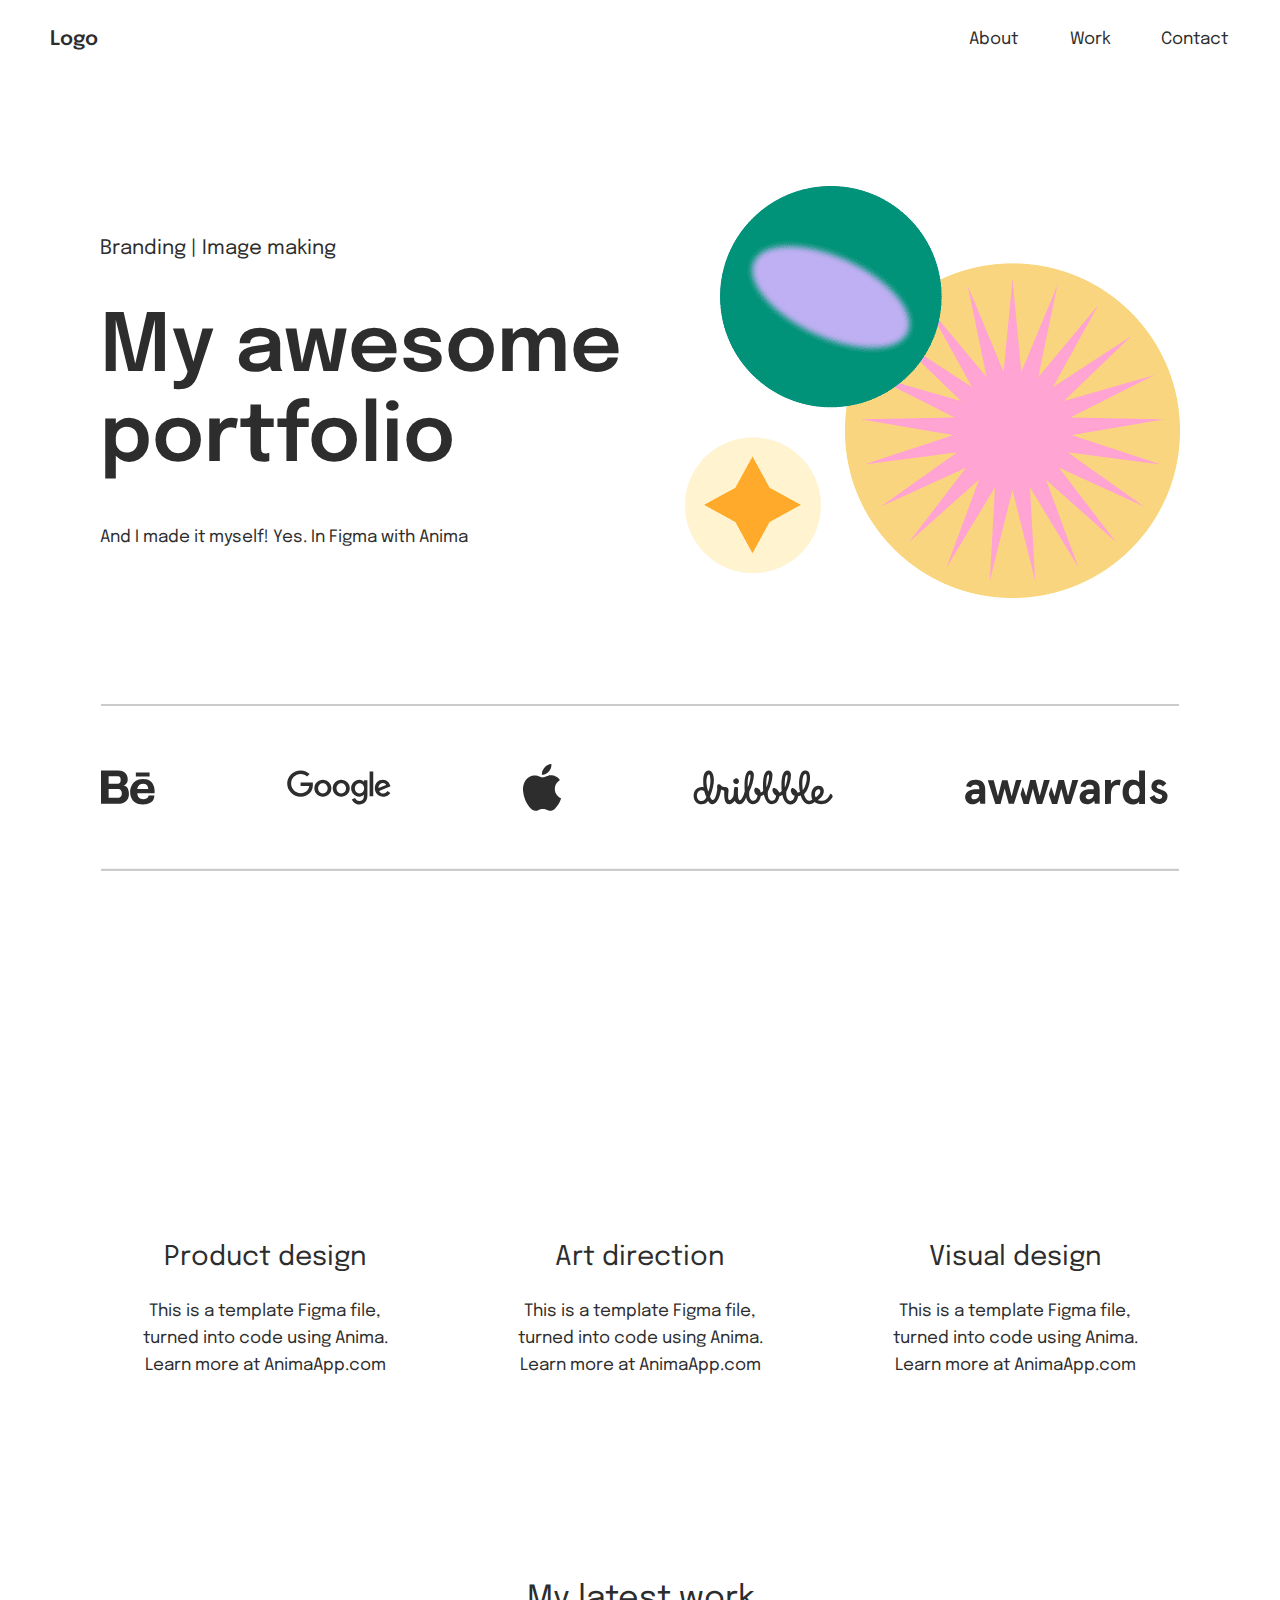
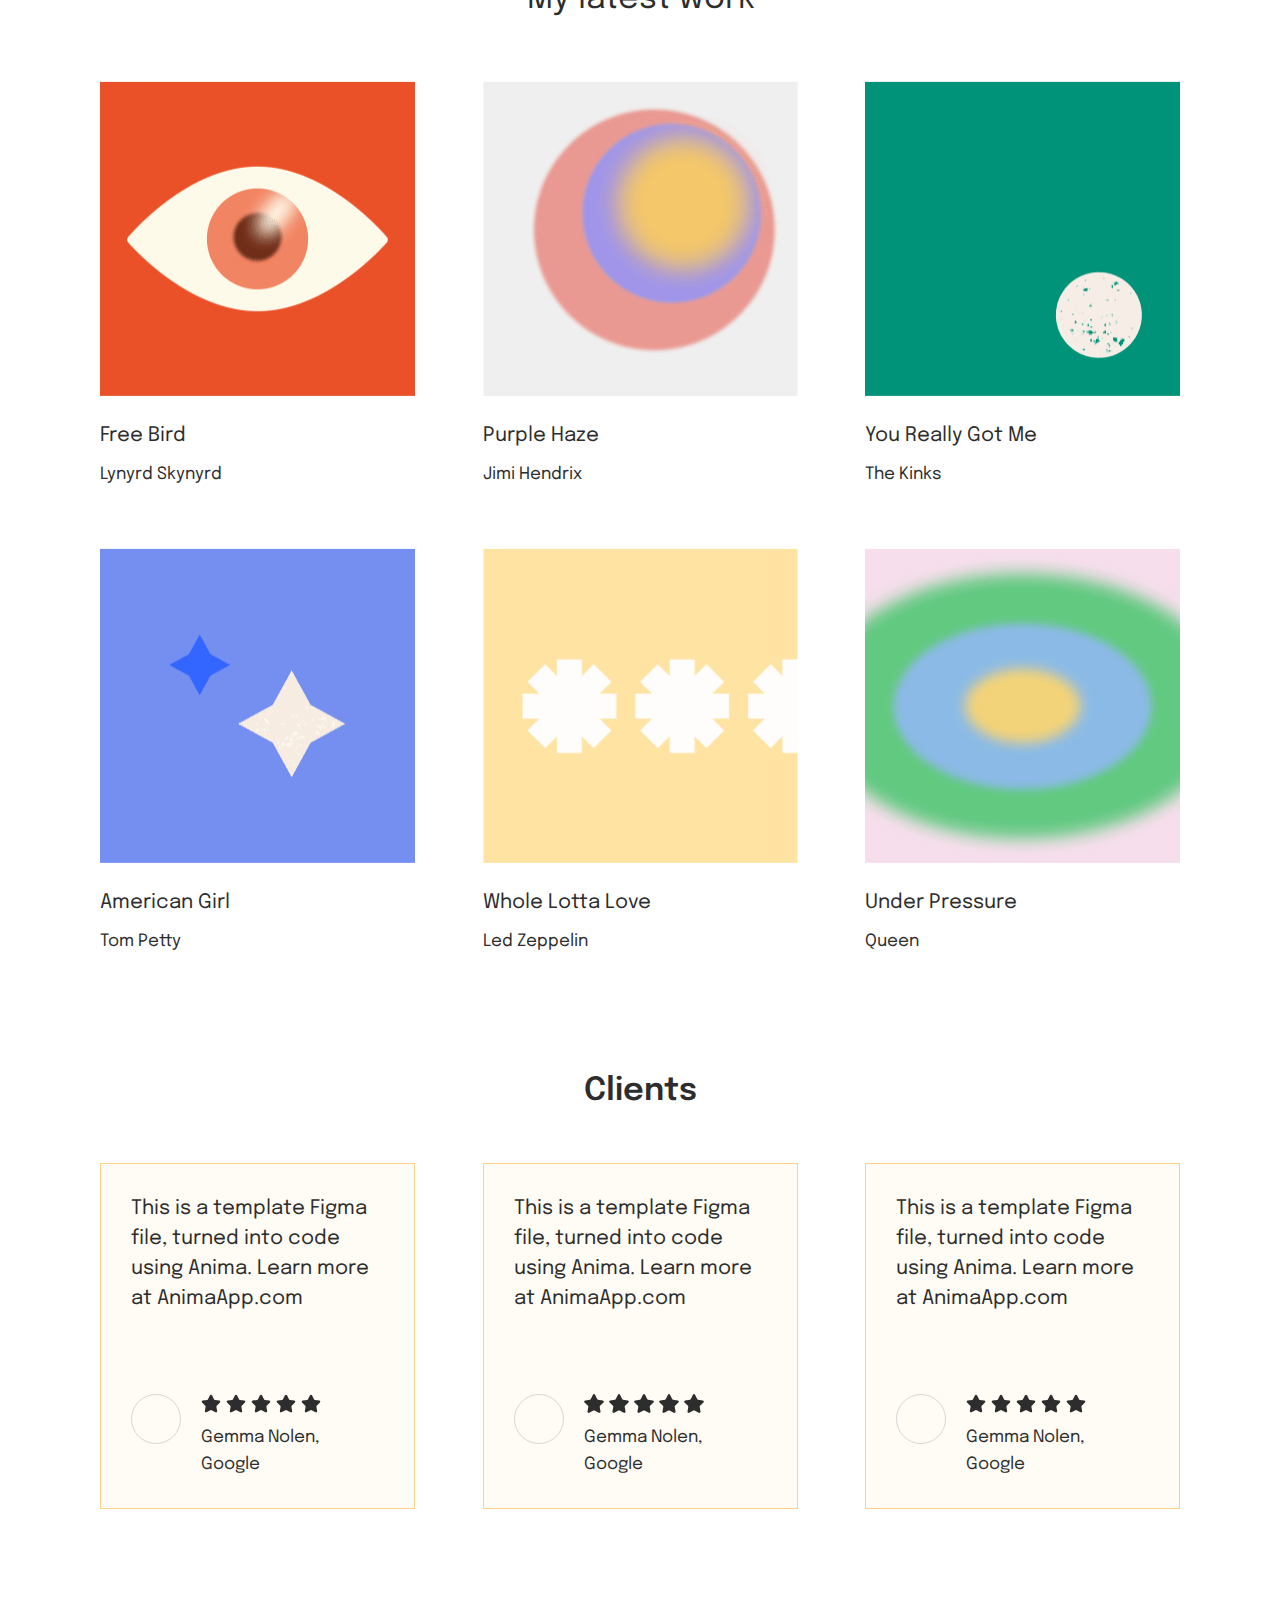
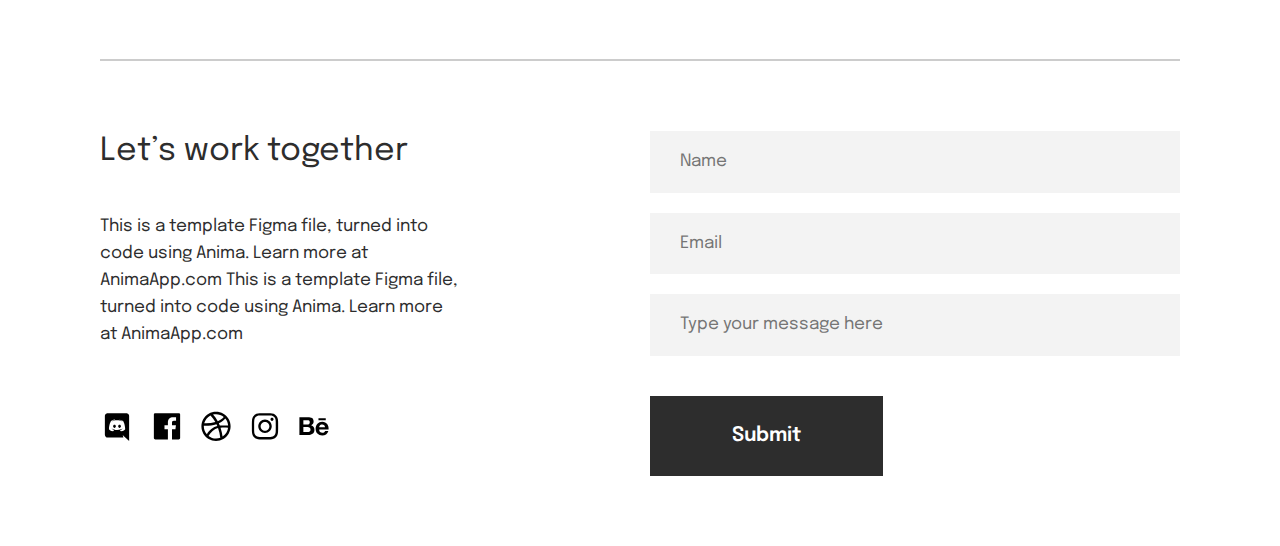
<file: index.html>
<!DOCTYPE html>
<html lang="english">
  <head>
    <title>exported project</title>
    <meta name="viewport" content="width=device-width, initial-scale=1.0" />
    <meta charset="utf-8" />
    <meta property="twitter:card" content="summary_large_image" />

    <style data-tag="reset-style-sheet">
      html {  line-height: 1.15;}body {  margin: 0;}* {  box-sizing: border-box;  border-width: 0;  border-style: solid;}p,li,ul,pre,div,h1,h2,h3,h4,h5,h6,figure,blockquote,figcaption {  margin: 0;  padding: 0;}button {  background-color: transparent;}button,input,optgroup,select,textarea {  font-family: inherit;  font-size: 100%;  line-height: 1.15;  margin: 0;}button,select {  text-transform: none;}button,[type="button"],[type="reset"],[type="submit"] {  -webkit-appearance: button;}button::-moz-focus-inner,[type="button"]::-moz-focus-inner,[type="reset"]::-moz-focus-inner,[type="submit"]::-moz-focus-inner {  border-style: none;  padding: 0;}button:-moz-focus,[type="button"]:-moz-focus,[type="reset"]:-moz-focus,[type="submit"]:-moz-focus {  outline: 1px dotted ButtonText;}a {  color: inherit;  text-decoration: inherit;}input {  padding: 2px 4px;}img {  display: block;}html { scroll-behavior: smooth  }
    </style>
    <style data-tag="default-style-sheet">
      html {
        font-family: Inter;
        font-size: 16px;
      }

      body {
        font-weight: 400;
        font-style:normal;
        text-decoration: none;
        text-transform: none;
        letter-spacing: normal;
        line-height: 1.15;
        color: var(--dl-color-gray-black);
        background-color: var(--dl-color-gray-white);

      }
    </style>
    <link
      rel="stylesheet"
      href="https://fonts.googleapis.com/css2?family=Epilogue:ital,wght@0,100;0,200;0,300;0,400;0,500;0,600;0,700;0,800;0,900;1,100;1,200;1,300;1,400;1,500;1,600;1,700;1,800;1,900&amp;display=swap"
      data-tag="font"
    />
    <link
      rel="stylesheet"
      href="https://fonts.googleapis.com/css2?family=Epilogue:ital,wght@0,100;0,200;0,300;0,400;0,500;0,600;0,700;0,800;0,900;1,100;1,200;1,300;1,400;1,500;1,600;1,700;1,800;1,900&amp;display=swap"
      data-tag="font"
    />
    <link
      rel="stylesheet"
      href="https://fonts.googleapis.com/css2?family=Inter:wght@100;200;300;400;500;600;700;800;900&amp;display=swap"
      data-tag="font"
    />
    <link
      rel="stylesheet"
      href="https://fonts.googleapis.com/css2?family=Epilogue:ital,wght@0,100;0,200;0,300;0,400;0,500;0,600;0,700;0,800;0,900;1,100;1,200;1,300;1,400;1,500;1,600;1,700;1,800;1,900&amp;display=swap"
      data-tag="font"
    />
    <link
      rel="stylesheet"
      href="https://fonts.googleapis.com/css2?family=Epilogue:ital,wght@0,100;0,200;0,300;0,400;0,500;0,600;0,700;0,800;0,900;1,100;1,200;1,300;1,400;1,500;1,600;1,700;1,800;1,900&amp;display=swap"
      data-tag="font"
    />
    <link
      rel="stylesheet"
      href="https://fonts.googleapis.com/css2?family=Inter:wght@100;200;300;400;500;600;700;800;900&amp;display=swap"
      data-tag="font"
    />
    <link
      rel="stylesheet"
      href="https://fonts.googleapis.com/css2?family=Epilogue:ital,wght@0,100;0,200;0,300;0,400;0,500;0,600;0,700;0,800;0,900;1,100;1,200;1,300;1,400;1,500;1,600;1,700;1,800;1,900&amp;display=swap"
      data-tag="font"
    />
    <link
      rel="stylesheet"
      href="https://fonts.googleapis.com/css2?family=Inter:wght@100;200;300;400;500;600;700;800;900&amp;display=swap"
      data-tag="font"
    />
  </head>
  <body>
    <link rel="stylesheet" href="./style.css" />
    <div>
      <link href="./index.css" rel="stylesheet" />

      <div class="frame1280px-portfoliotemplate-container">
        <div
          class="frame1280px-portfoliotemplate-frame1280px-portfoliotemplate"
        >
          <div class="frame1280px-portfoliotemplate-navigation">
            <div class="frame1280px-portfoliotemplate-navnavmenu">
              <span class="frame1280px-portfoliotemplate-text">
                <span>About</span>
              </span>
              <a
                href="https://www.animaapp.com/?utm_source=figma-samples&amp;utm_campaign=figma-portfolio22&amp;utm_medium=figma-samples"
                target="_blank"
                rel="noreferrer noopener"
                class="frame1280px-portfoliotemplate-text02"
              >
                <span>Work</span>
              </a>
              <a
                href="https://www.animaapp.com/?utm_source=figma-samples&amp;utm_campaign=figma-portfolio22&amp;utm_medium=figma-samples"
                target="_blank"
                rel="noreferrer noopener"
                class="frame1280px-portfoliotemplate-text04"
              >
                <span>Contact</span>
              </a>
            </div>
            <div class="frame1280px-portfoliotemplate-logo">
              <span class="frame1280px-portfoliotemplate-text06">
                <span>Logo</span>
              </span>
            </div>
          </div>
          <div class="frame1280px-portfoliotemplate-header">
            <div class="frame1280px-portfoliotemplate-header1">
              <div class="frame1280px-portfoliotemplate-headline-subhead">
                <div class="frame1280px-portfoliotemplate-headline-subhead01">
                  <span class="frame1280px-portfoliotemplate-text08 Subtitle">
                    <span>Branding | Image making</span>
                  </span>
                  <span class="frame1280px-portfoliotemplate-text10">
                    <span>My awesome portfolio</span>
                  </span>
                </div>
                <span class="frame1280px-portfoliotemplate-text12 Bodytext">
                  <span>And I made it myself! Yes. In Figma with Anima</span>
                </span>
              </div>
              <img
                alt="ImageI176"
                src="public/external/imagei176-wzb-500h.png"
                class="frame1280px-portfoliotemplate-image"
              />
            </div>
          </div>
          <div class="frame1280px-portfoliotemplate-logos-section">
            <img
              alt="LogosI179"
              src="public/external/logosi179-wpf.svg"
              class="frame1280px-portfoliotemplate-logos"
            />
          </div>
          <div class="frame1280px-portfoliotemplate-skills-section">
            <div class="frame1280px-portfoliotemplate-skills">
              <div class="frame1280px-portfoliotemplate-skill">
                <div class="frame1280px-portfoliotemplate-skill1">
                  <div
                    class="frame1280px-portfoliotemplate-imageplaceholder"
                  ></div>
                  <div class="frame1280px-portfoliotemplate-headline-subhead02">
                    <span class="frame1280px-portfoliotemplate-text14 H3">
                      <span>Product design</span>
                    </span>
                    <span class="frame1280px-portfoliotemplate-text16 Bodytext">
                      <span>
                        This is a template Figma file, turned into code using
                        Anima. Learn more at AnimaApp.com
                      </span>
                    </span>
                  </div>
                </div>
              </div>
              <div class="frame1280px-portfoliotemplate-skill2">
                <div class="frame1280px-portfoliotemplate-skill3">
                  <div
                    class="frame1280px-portfoliotemplate-imageplaceholder1"
                  ></div>
                  <div class="frame1280px-portfoliotemplate-headline-subhead03">
                    <span class="frame1280px-portfoliotemplate-text18 H3">
                      <span>Art direction</span>
                    </span>
                    <span class="frame1280px-portfoliotemplate-text20 Bodytext">
                      <span>
                        This is a template Figma file, turned into code using
                        Anima. Learn more at AnimaApp.com
                      </span>
                    </span>
                  </div>
                </div>
              </div>
              <div class="frame1280px-portfoliotemplate-skill4">
                <div class="frame1280px-portfoliotemplate-skill5">
                  <div
                    class="frame1280px-portfoliotemplate-imageplaceholder2"
                  ></div>
                  <div class="frame1280px-portfoliotemplate-headline-subhead04">
                    <span class="frame1280px-portfoliotemplate-text22 H3">
                      <span>Visual design</span>
                    </span>
                    <span class="frame1280px-portfoliotemplate-text24 Bodytext">
                      <span>
                        This is a template Figma file, turned into code using
                        Anima. Learn more at AnimaApp.com
                      </span>
                    </span>
                  </div>
                </div>
              </div>
            </div>
          </div>
          <div class="frame1280px-portfoliotemplate-latestwork-section">
            <span class="frame1280px-portfoliotemplate-text26 H2">
              <span>My latest work</span>
            </span>
            <div class="frame1280px-portfoliotemplate-workcards">
              <div class="frame1280px-portfoliotemplate-stripe1">
                <div class="frame1280px-portfoliotemplate-workcard">
                  <img
                    alt="ImageI176"
                    src="public/external/imagei176-bwv-400w.png"
                    class="frame1280px-portfoliotemplate-image1"
                  />
                  <div class="frame1280px-portfoliotemplate-headline-subhead05">
                    <span class="frame1280px-portfoliotemplate-text28 Subtitle">
                      <span>Free Bird</span>
                    </span>
                    <span class="frame1280px-portfoliotemplate-text30 Bodytext">
                      <span>Lynyrd Skynyrd</span>
                    </span>
                  </div>
                </div>
                <div class="frame1280px-portfoliotemplate-workcard1">
                  <img
                    alt="ImageI176"
                    src="public/external/imagei176-efnl-400h.png"
                    class="frame1280px-portfoliotemplate-image2"
                  />
                  <div class="frame1280px-portfoliotemplate-headline-subhead06">
                    <span class="frame1280px-portfoliotemplate-text32 Subtitle">
                      <span>Purple Haze</span>
                    </span>
                    <span class="frame1280px-portfoliotemplate-text34 Bodytext">
                      <span>Jimi Hendrix</span>
                    </span>
                  </div>
                </div>
                <div class="frame1280px-portfoliotemplate-workcard2">
                  <img
                    alt="ImageI176"
                    src="public/external/imagei176-vlei-400w.png"
                    class="frame1280px-portfoliotemplate-image3"
                  />
                  <div class="frame1280px-portfoliotemplate-headline-subhead07">
                    <span class="frame1280px-portfoliotemplate-text36 Subtitle">
                      <span>You Really Got Me</span>
                    </span>
                    <span class="frame1280px-portfoliotemplate-text38 Bodytext">
                      <span>The Kinks</span>
                    </span>
                  </div>
                </div>
              </div>
              <div class="frame1280px-portfoliotemplate-stripe2">
                <div class="frame1280px-portfoliotemplate-workcard3">
                  <img
                    alt="ImageI176"
                    src="public/external/imagei176-p0nd-400w.png"
                    class="frame1280px-portfoliotemplate-image4"
                  />
                  <div class="frame1280px-portfoliotemplate-headline-subhead08">
                    <span class="frame1280px-portfoliotemplate-text40 Subtitle">
                      <span>American Girl</span>
                    </span>
                    <span class="frame1280px-portfoliotemplate-text42 Bodytext">
                      <span>Tom Petty</span>
                    </span>
                  </div>
                </div>
                <div class="frame1280px-portfoliotemplate-workcard4">
                  <img
                    alt="ImageI176"
                    src="public/external/imagei176-zxnw-400h.png"
                    class="frame1280px-portfoliotemplate-image5"
                  />
                  <div class="frame1280px-portfoliotemplate-headline-subhead09">
                    <span class="frame1280px-portfoliotemplate-text44 Subtitle">
                      <span>Whole Lotta Love</span>
                    </span>
                    <span class="frame1280px-portfoliotemplate-text46 Bodytext">
                      <span>Led Zeppelin</span>
                    </span>
                  </div>
                </div>
                <div class="frame1280px-portfoliotemplate-workcard5">
                  <img
                    alt="ImageI176"
                    src="public/external/imagei176-lfvx-400w.png"
                    class="frame1280px-portfoliotemplate-image6"
                  />
                  <div class="frame1280px-portfoliotemplate-headline-subhead10">
                    <span class="frame1280px-portfoliotemplate-text48 Subtitle">
                      <span>Under Pressure</span>
                    </span>
                    <span class="frame1280px-portfoliotemplate-text50 Bodytext">
                      <span>Queen</span>
                    </span>
                  </div>
                </div>
              </div>
            </div>
          </div>
          <div class="frame1280px-portfoliotemplate-clients-section">
            <div class="frame1280px-portfoliotemplate-clientcards">
              <span class="frame1280px-portfoliotemplate-text52">
                <span>Clients</span>
              </span>
              <div class="frame1280px-portfoliotemplate-clientscards">
                <div class="frame1280px-portfoliotemplate-clientcardmobile">
                  <div class="frame1280px-portfoliotemplate-clientcard">
                    <span class="frame1280px-portfoliotemplate-text54 Subtitle">
                      <span>
                        This is a template Figma file, turned into code using
                        Anima. Learn more at AnimaApp.com
                      </span>
                    </span>
                    <div class="frame1280px-portfoliotemplate-clientinfo">
                      <div
                        class="frame1280px-portfoliotemplate-authorimages"
                      ></div>
                      <div class="frame1280px-portfoliotemplate-rate">
                        <div class="frame1280px-portfoliotemplate-ratestars">
                          <div class="frame1280px-portfoliotemplate-star">
                            <img
                              alt="StarI176"
                              src="public/external/stari176-r7y2i7.svg"
                              class="frame1280px-portfoliotemplate-star01"
                            />
                          </div>
                          <div class="frame1280px-portfoliotemplate-star02">
                            <img
                              alt="StarI176"
                              src="public/external/stari176-lyt5.svg"
                              class="frame1280px-portfoliotemplate-star03"
                            />
                          </div>
                          <div class="frame1280px-portfoliotemplate-star04">
                            <img
                              alt="StarI176"
                              src="public/external/stari176-rs8a.svg"
                              class="frame1280px-portfoliotemplate-star05"
                            />
                          </div>
                          <div class="frame1280px-portfoliotemplate-star06">
                            <img
                              alt="StarI176"
                              src="public/external/stari176-j8hf.svg"
                              class="frame1280px-portfoliotemplate-star07"
                            />
                          </div>
                          <div class="frame1280px-portfoliotemplate-star08">
                            <img
                              alt="StarI176"
                              src="public/external/stari176-cn4a.svg"
                              class="frame1280px-portfoliotemplate-star09"
                            />
                          </div>
                        </div>
                        <span
                          class="frame1280px-portfoliotemplate-text56 Bodytext"
                        >
                          <span>
                            <span>Gemma Nolen,</span>
                            <br />
                            <span>Google</span>
                          </span>
                        </span>
                      </div>
                    </div>
                  </div>
                </div>
                <div class="frame1280px-portfoliotemplate-clientcardmobile1">
                  <div class="frame1280px-portfoliotemplate-clientcard1">
                    <span class="frame1280px-portfoliotemplate-text61 Subtitle">
                      <span>
                        This is a template Figma file, turned into code using
                        Anima. Learn more at AnimaApp.com
                      </span>
                    </span>
                    <div class="frame1280px-portfoliotemplate-clientinfo1">
                      <div
                        class="frame1280px-portfoliotemplate-authorimages1"
                      ></div>
                      <div class="frame1280px-portfoliotemplate-rate1">
                        <div class="frame1280px-portfoliotemplate-ratestars1">
                          <div class="frame1280px-portfoliotemplate-star10">
                            <img
                              alt="StarI176"
                              src="public/external/stari176-r1dh.svg"
                              class="frame1280px-portfoliotemplate-star11"
                            />
                          </div>
                          <div class="frame1280px-portfoliotemplate-star12">
                            <img
                              alt="StarI176"
                              src="public/external/stari176-gai.svg"
                              class="frame1280px-portfoliotemplate-star13"
                            />
                          </div>
                          <div class="frame1280px-portfoliotemplate-star14">
                            <img
                              alt="StarI176"
                              src="public/external/stari176-lpw1.svg"
                              class="frame1280px-portfoliotemplate-star15"
                            />
                          </div>
                          <div class="frame1280px-portfoliotemplate-star16">
                            <img
                              alt="StarI176"
                              src="public/external/stari176-0whx.svg"
                              class="frame1280px-portfoliotemplate-star17"
                            />
                          </div>
                          <div class="frame1280px-portfoliotemplate-star18">
                            <img
                              alt="StarI176"
                              src="public/external/stari176-v89h.svg"
                              class="frame1280px-portfoliotemplate-star19"
                            />
                          </div>
                        </div>
                        <span
                          class="frame1280px-portfoliotemplate-text63 Bodytext"
                        >
                          <span>
                            <span>Gemma Nolen,</span>
                            <br />
                            <span>Google</span>
                          </span>
                        </span>
                      </div>
                    </div>
                  </div>
                </div>
                <div class="frame1280px-portfoliotemplate-clientcardmobile2">
                  <div class="frame1280px-portfoliotemplate-clientcard2">
                    <span class="frame1280px-portfoliotemplate-text68 Subtitle">
                      <span>
                        This is a template Figma file, turned into code using
                        Anima. Learn more at AnimaApp.com
                      </span>
                    </span>
                    <div class="frame1280px-portfoliotemplate-clientinfo2">
                      <div
                        class="frame1280px-portfoliotemplate-authorimages2"
                      ></div>
                      <div class="frame1280px-portfoliotemplate-rate2">
                        <div class="frame1280px-portfoliotemplate-ratestars2">
                          <div class="frame1280px-portfoliotemplate-star20">
                            <img
                              alt="StarI176"
                              src="public/external/stari176-4qyn.svg"
                              class="frame1280px-portfoliotemplate-star21"
                            />
                          </div>
                          <div class="frame1280px-portfoliotemplate-star22">
                            <img
                              alt="StarI176"
                              src="public/external/stari176-k9h.svg"
                              class="frame1280px-portfoliotemplate-star23"
                            />
                          </div>
                          <div class="frame1280px-portfoliotemplate-star24">
                            <img
                              alt="StarI176"
                              src="public/external/stari176-02ch.svg"
                              class="frame1280px-portfoliotemplate-star25"
                            />
                          </div>
                          <div class="frame1280px-portfoliotemplate-star26">
                            <img
                              alt="StarI176"
                              src="public/external/stari176-xov.svg"
                              class="frame1280px-portfoliotemplate-star27"
                            />
                          </div>
                          <div class="frame1280px-portfoliotemplate-star28">
                            <img
                              alt="StarI176"
                              src="public/external/stari176-1yh.svg"
                              class="frame1280px-portfoliotemplate-star29"
                            />
                          </div>
                        </div>
                        <span
                          class="frame1280px-portfoliotemplate-text70 Bodytext"
                        >
                          <span>
                            <span>Gemma Nolen,</span>
                            <br />
                            <span>Google</span>
                          </span>
                        </span>
                      </div>
                    </div>
                  </div>
                </div>
              </div>
            </div>
          </div>
          <div class="frame1280px-portfoliotemplate-footer">
            <div class="frame1280px-portfoliotemplate-footerinfo">
              <div class="frame1280px-portfoliotemplate-footerinfo1">
                <div class="frame1280px-portfoliotemplate-contactinfo">
                  <div class="frame1280px-portfoliotemplate-footermessage">
                    <span class="frame1280px-portfoliotemplate-text75 H2">
                      <span>Let’s work together</span>
                    </span>
                    <span class="frame1280px-portfoliotemplate-text77 Bodytext">
                      <span>
                        This is a template Figma file, turned into code using
                        Anima. Learn more at AnimaApp.com This is a template
                        Figma file, turned into code using Anima. Learn more at
                        AnimaApp.com
                      </span>
                    </span>
                  </div>
                  <div class="frame1280px-portfoliotemplate-socialicons">
                    <a
                      href="https://www.instagram.com/animaapp/?hl=en"
                      target="_blank"
                      rel="noreferrer noopener"
                      class="frame1280px-portfoliotemplate-link"
                    >
                      <img
                        alt="nstagramI176"
                        src="public/external/nstagrami176-ajej.svg"
                        class="frame1280px-portfoliotemplate-nstagram"
                      />
                    </a>
                    <a
                      href="https://www.behance.net/Anima_design"
                      target="_blank"
                      rel="noreferrer noopener"
                      class="frame1280px-portfoliotemplate-link1"
                    >
                      <img
                        alt="behanceI176"
                        src="public/external/behancei176-qy6.svg"
                        class="frame1280px-portfoliotemplate-behance"
                      />
                    </a>
                    <a
                      href="https://dribbble.com/animaapp"
                      target="_blank"
                      rel="noreferrer noopener"
                      class="frame1280px-portfoliotemplate-link2"
                    >
                      <img
                        alt="dribbbleI176"
                        src="public/external/dribbblei176-gojp.svg"
                        class="frame1280px-portfoliotemplate-dribbble"
                      />
                    </a>
                    <a
                      href="https://www.facebook.com/animaapp/"
                      target="_blank"
                      rel="noreferrer noopener"
                      class="frame1280px-portfoliotemplate-link3"
                    >
                      <img
                        alt="facebookI176"
                        src="public/external/facebooki176-2get.svg"
                        class="frame1280px-portfoliotemplate-facebook"
                      />
                    </a>
                    <a
                      href="https://discord.com/invite/eQxkYTNxSp"
                      target="_blank"
                      rel="noreferrer noopener"
                      class="frame1280px-portfoliotemplate-link4"
                    >
                      <img
                        alt="discordI176"
                        src="public/external/discordi176-xoqn.svg"
                        class="frame1280px-portfoliotemplate-discord"
                      />
                    </a>
                  </div>
                </div>
                <div class="frame1280px-portfoliotemplate-textfields">
                  <div class="frame1280px-portfoliotemplate-textfields1">
                    <input
                      type="text"
                      placeholder="Name"
                      class="frame1280px-portfoliotemplate-textinput-desktop"
                    />
                    <input
                      type="text"
                      placeholder="Email"
                      class="frame1280px-portfoliotemplate-textinput-desktop1"
                    />
                    <input
                      type="text"
                      placeholder="Type your message here





"
                      class="frame1280px-portfoliotemplate-textinput-desktop2"
                    />
                  </div>
                  <button class="frame1280px-portfoliotemplate-button">
                    <span class="frame1280px-portfoliotemplate-text79">
                      <span>Submit</span>
                    </span>
                  </button>
                </div>
              </div>
            </div>
          </div>
        </div>
      </div>
    </div>
  </body>
</html>
</file>
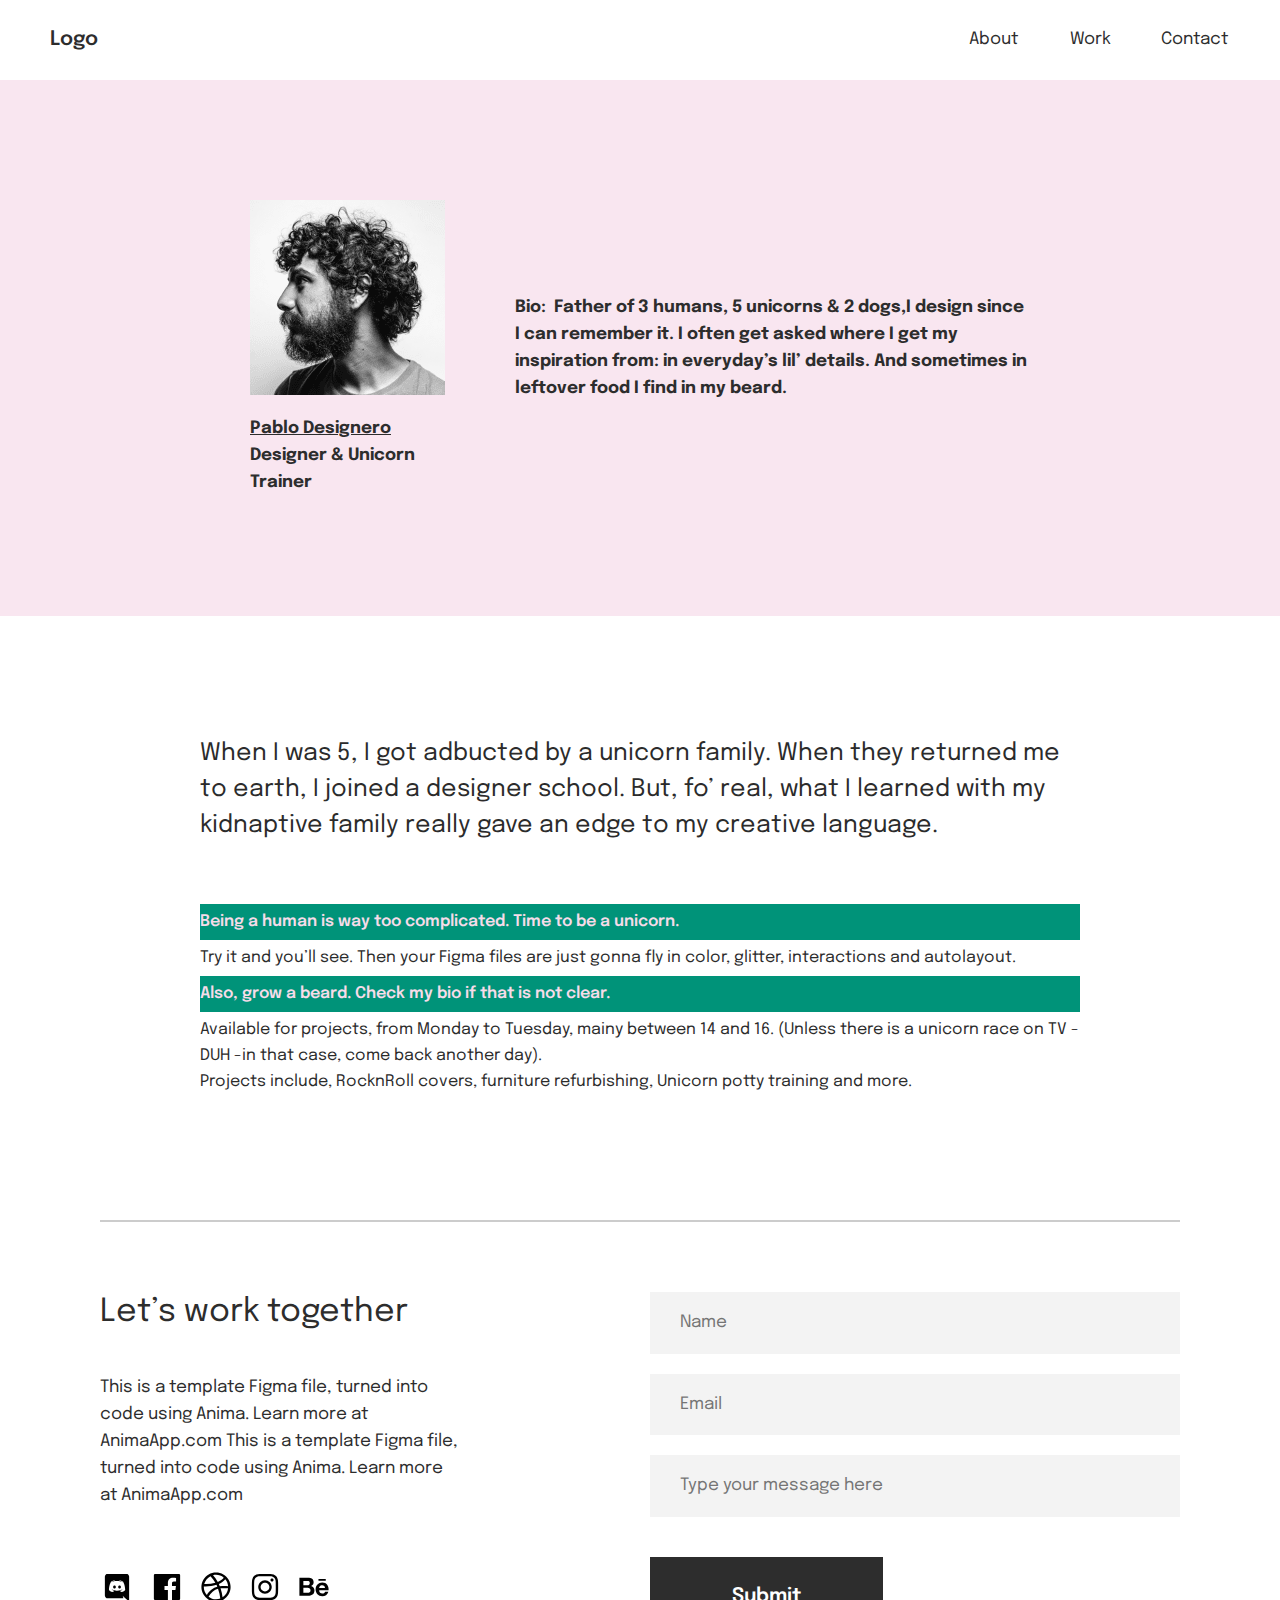
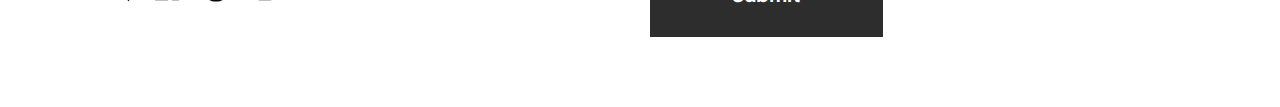
<file: frame1280px-aboutpage.html>
<!DOCTYPE html>
<html lang="english">
  <head>
    <title>exported project</title>
    <meta name="viewport" content="width=device-width, initial-scale=1.0" />
    <meta charset="utf-8" />
    <meta property="twitter:card" content="summary_large_image" />

    <style data-tag="reset-style-sheet">
      html {  line-height: 1.15;}body {  margin: 0;}* {  box-sizing: border-box;  border-width: 0;  border-style: solid;}p,li,ul,pre,div,h1,h2,h3,h4,h5,h6,figure,blockquote,figcaption {  margin: 0;  padding: 0;}button {  background-color: transparent;}button,input,optgroup,select,textarea {  font-family: inherit;  font-size: 100%;  line-height: 1.15;  margin: 0;}button,select {  text-transform: none;}button,[type="button"],[type="reset"],[type="submit"] {  -webkit-appearance: button;}button::-moz-focus-inner,[type="button"]::-moz-focus-inner,[type="reset"]::-moz-focus-inner,[type="submit"]::-moz-focus-inner {  border-style: none;  padding: 0;}button:-moz-focus,[type="button"]:-moz-focus,[type="reset"]:-moz-focus,[type="submit"]:-moz-focus {  outline: 1px dotted ButtonText;}a {  color: inherit;  text-decoration: inherit;}input {  padding: 2px 4px;}img {  display: block;}html { scroll-behavior: smooth  }
    </style>
    <style data-tag="default-style-sheet">
      html {
        font-family: Inter;
        font-size: 16px;
      }

      body {
        font-weight: 400;
        font-style:normal;
        text-decoration: none;
        text-transform: none;
        letter-spacing: normal;
        line-height: 1.15;
        color: var(--dl-color-gray-black);
        background-color: var(--dl-color-gray-white);

      }
    </style>
    <link
      rel="stylesheet"
      href="https://fonts.googleapis.com/css2?family=Epilogue:ital,wght@0,100;0,200;0,300;0,400;0,500;0,600;0,700;0,800;0,900;1,100;1,200;1,300;1,400;1,500;1,600;1,700;1,800;1,900&amp;display=swap"
      data-tag="font"
    />
    <link
      rel="stylesheet"
      href="https://fonts.googleapis.com/css2?family=Epilogue:ital,wght@0,100;0,200;0,300;0,400;0,500;0,600;0,700;0,800;0,900;1,100;1,200;1,300;1,400;1,500;1,600;1,700;1,800;1,900&amp;display=swap"
      data-tag="font"
    />
    <link
      rel="stylesheet"
      href="https://fonts.googleapis.com/css2?family=Inter:wght@100;200;300;400;500;600;700;800;900&amp;display=swap"
      data-tag="font"
    />
    <link
      rel="stylesheet"
      href="https://fonts.googleapis.com/css2?family=Epilogue:ital,wght@0,100;0,200;0,300;0,400;0,500;0,600;0,700;0,800;0,900;1,100;1,200;1,300;1,400;1,500;1,600;1,700;1,800;1,900&amp;display=swap"
      data-tag="font"
    />
    <link
      rel="stylesheet"
      href="https://fonts.googleapis.com/css2?family=Epilogue:ital,wght@0,100;0,200;0,300;0,400;0,500;0,600;0,700;0,800;0,900;1,100;1,200;1,300;1,400;1,500;1,600;1,700;1,800;1,900&amp;display=swap"
      data-tag="font"
    />
    <link
      rel="stylesheet"
      href="https://fonts.googleapis.com/css2?family=Inter:wght@100;200;300;400;500;600;700;800;900&amp;display=swap"
      data-tag="font"
    />
    <link
      rel="stylesheet"
      href="https://fonts.googleapis.com/css2?family=Epilogue:ital,wght@0,100;0,200;0,300;0,400;0,500;0,600;0,700;0,800;0,900;1,100;1,200;1,300;1,400;1,500;1,600;1,700;1,800;1,900&amp;display=swap"
      data-tag="font"
    />
    <link
      rel="stylesheet"
      href="https://fonts.googleapis.com/css2?family=Inter:wght@100;200;300;400;500;600;700;800;900&amp;display=swap"
      data-tag="font"
    />
  </head>
  <body>
    <link rel="stylesheet" href="./style.css" />
    <div>
      <link href="./frame1280px-aboutpage.css" rel="stylesheet" />

      <div class="frame1280px-aboutpage-container">
        <div class="frame1280px-aboutpage-frame1280px-aboutpage">
          <div class="frame1280px-aboutpage-navigation">
            <div class="frame1280px-aboutpage-navnavmenu">
              <span class="frame1280px-aboutpage-text"><span>About</span></span>
              <a
                href="https://www.animaapp.com/?utm_source=figma-samples&amp;utm_campaign=figma-portfolio22&amp;utm_medium=figma-samples"
                target="_blank"
                rel="noreferrer noopener"
                class="frame1280px-aboutpage-text02"
              >
                <span>Work</span>
              </a>
              <a
                href="https://www.animaapp.com/?utm_source=figma-samples&amp;utm_campaign=figma-portfolio22&amp;utm_medium=figma-samples"
                target="_blank"
                rel="noreferrer noopener"
                class="frame1280px-aboutpage-text04"
              >
                <span>Contact</span>
              </a>
            </div>
            <div class="frame1280px-aboutpage-logo">
              <span class="frame1280px-aboutpage-text06">
                <span>Logo</span>
              </span>
            </div>
          </div>
          <div class="frame1280px-aboutpage-aboutheader">
            <div class="frame1280px-aboutpage-aboutheader1">
              <div class="frame1280px-aboutpage-persona">
                <div class="frame1280px-aboutpage-image">
                  <img
                    alt="ImageI176"
                    src="public/external/imagei176-st2p-200h.png"
                    class="frame1280px-aboutpage-image1"
                  />
                </div>
                <span class="frame1280px-aboutpage-text08">
                  <span class="frame1280px-aboutpage-text09">
                    <span>Pablo Designero</span>
                    <br />
                    <span></span>
                  </span>
                  <span>Designer &amp; Unicorn Trainer</span>
                </span>
              </div>
              <span class="frame1280px-aboutpage-text14">
                <span class="frame1280px-aboutpage-text15">Bio:</span>
                <span>
                   Father of 3 humans, 5 unicorns &amp; 2 dogs,I design since I
                  can remember it. I often get asked where I get my inspiration
                  from: in everyday’s lil’ details. And sometimes in leftover
                  food I find in my beard.
                </span>
              </span>
            </div>
          </div>
          <div class="frame1280px-aboutpage-body">
            <div class="frame1280px-aboutpage-bodytext">
              <div class="frame1280px-aboutpage-text17">
                <span class="frame1280px-aboutpage-text18 H21">
                  <span>
                    When I was 5, I got adbucted by a unicorn family. When they
                    returned me to earth, I joined a designer school. But, fo’
                    real, what I learned with my kidnaptive family really gave
                    an edge to my creative language.
                  </span>
                </span>
                <div class="frame1280px-aboutpage-bodytext1">
                  <div class="frame1280px-aboutpage-coloredtext">
                    <span class="frame1280px-aboutpage-text20">
                      <span>
                        Being a human is way too complicated. Time to be a
                        unicorn.
                      </span>
                    </span>
                  </div>
                  <div class="frame1280px-aboutpage-coloredtext1">
                    <span class="frame1280px-aboutpage-text22">
                      <span>
                        Try it and you’ll see. Then your Figma files are just
                        gonna fly in color, glitter, interactions and
                        autolayout.
                      </span>
                    </span>
                  </div>
                  <div class="frame1280px-aboutpage-coloredtext2">
                    <span class="frame1280px-aboutpage-text24">
                      <span>
                        Also, grow a beard. Check my bio if that is not clear.
                      </span>
                    </span>
                  </div>
                  <div class="frame1280px-aboutpage-coloredtext3">
                    <span class="frame1280px-aboutpage-text26">
                      <span>
                        <span>
                          Available for projects, from Monday to Tuesday, mainy
                          between 14 and 16. (Unless there is a unicorn race on
                          TV - DUH -in that case, come back another day).
                        </span>
                        <br />
                        <span>
                          Projects include, RocknRoll covers, furniture
                          refurbishing, Unicorn potty training and more.
                        </span>
                      </span>
                    </span>
                  </div>
                </div>
              </div>
            </div>
          </div>
          <div class="frame1280px-aboutpage-footer">
            <div class="frame1280px-aboutpage-footerinfo">
              <div class="frame1280px-aboutpage-footerinfo1">
                <div class="frame1280px-aboutpage-contactinfo">
                  <div class="frame1280px-aboutpage-footermessage">
                    <span class="frame1280px-aboutpage-text31 H2">
                      <span>Let’s work together</span>
                    </span>
                    <span class="frame1280px-aboutpage-text33 Bodytext">
                      <span>
                        This is a template Figma file, turned into code using
                        Anima. Learn more at AnimaApp.com This is a template
                        Figma file, turned into code using Anima. Learn more at
                        AnimaApp.com
                      </span>
                    </span>
                  </div>
                  <div class="frame1280px-aboutpage-socialicons">
                    <a
                      href="https://www.instagram.com/animaapp/?hl=en"
                      target="_blank"
                      rel="noreferrer noopener"
                      class="frame1280px-aboutpage-link"
                    >
                      <img
                        alt="nstagramI176"
                        src="public/external/nstagrami176-i3k9.svg"
                        class="frame1280px-aboutpage-nstagram"
                      />
                    </a>
                    <a
                      href="https://www.behance.net/Anima_design"
                      target="_blank"
                      rel="noreferrer noopener"
                      class="frame1280px-aboutpage-link1"
                    >
                      <img
                        alt="behanceI176"
                        src="public/external/behancei176-j8gc.svg"
                        class="frame1280px-aboutpage-behance"
                      />
                    </a>
                    <a
                      href="https://dribbble.com/animaapp"
                      target="_blank"
                      rel="noreferrer noopener"
                      class="frame1280px-aboutpage-link2"
                    >
                      <img
                        alt="dribbbleI176"
                        src="public/external/dribbblei176-vgxp.svg"
                        class="frame1280px-aboutpage-dribbble"
                      />
                    </a>
                    <a
                      href="https://www.facebook.com/animaapp/"
                      target="_blank"
                      rel="noreferrer noopener"
                      class="frame1280px-aboutpage-link3"
                    >
                      <img
                        alt="facebookI176"
                        src="public/external/facebooki176-r3on.svg"
                        class="frame1280px-aboutpage-facebook"
                      />
                    </a>
                    <a
                      href="https://discord.com/invite/eQxkYTNxSp"
                      target="_blank"
                      rel="noreferrer noopener"
                      class="frame1280px-aboutpage-link4"
                    >
                      <img
                        alt="discordI176"
                        src="public/external/discordi176-5ni.svg"
                        class="frame1280px-aboutpage-discord"
                      />
                    </a>
                  </div>
                </div>
                <div class="frame1280px-aboutpage-textfields">
                  <div class="frame1280px-aboutpage-textfields1">
                    <input
                      type="text"
                      placeholder="Name"
                      class="frame1280px-aboutpage-textinput-desktop"
                    />
                    <input
                      type="text"
                      placeholder="Email"
                      class="frame1280px-aboutpage-textinput-desktop1"
                    />
                    <input
                      type="text"
                      placeholder="Type your message here





"
                      class="frame1280px-aboutpage-textinput-desktop2"
                    />
                  </div>
                  <button class="frame1280px-aboutpage-button">
                    <span class="frame1280px-aboutpage-text35">
                      <span>Submit</span>
                    </span>
                  </button>
                </div>
              </div>
            </div>
          </div>
        </div>
      </div>
    </div>
  </body>
</html>
</file>
<file: style.css>
:root {
  --dl-color-gray-500: #595959;
  --dl-color-gray-700: #999999;
  --dl-color-gray-900: #D9D9D9;
  --dl-size-size-large: 144px;
  --dl-size-size-small: 48px;
  --dl-color-danger-300: #A22020;
  --dl-color-danger-500: #BF2626;
  --dl-color-danger-700: #E14747;
  --dl-color-gray-black: #000000;
  --dl-color-gray-white: #FFFFFF;
  --dl-size-size-medium: 96px;
  --dl-size-size-xlarge: 192px;
  --dl-size-size-xsmall: 16px;
  --dl-space-space-unit: 16px;
  --dl-color-primary-100: #003EB3;
  --dl-color-primary-300: #0074F0;
  --dl-color-primary-500: #14A9FF;
  --dl-color-primary-700: #85DCFF;
  --dl-color-success-300: #199033;
  --dl-color-success-500: #32A94C;
  --dl-color-success-700: #4CC366;
  --dl-size-size-xxlarge: 288px;
  --dl-size-size-maxwidth: 1400px;
  --dl-color-default-black: rgba(45, 45, 45, 1);
  --dl-color-default-white: rgba(255, 255, 255, 1);
  --dl-radius-radius-round: 50%;
  --dl-space-space-halfunit: 8px;
  --dl-space-space-sixunits: 96px;
  --dl-space-space-twounits: 32px;
  --dl-radius-radius-radius2: 2px;
  --dl-radius-radius-radius4: 4px;
  --dl-radius-radius-radius8: 8px;
  --dl-space-space-fiveunits: 80px;
  --dl-space-space-fourunits: 64px;
  --dl-space-space-threeunits: 48px;
  --dl-space-space-oneandhalfunits: 24px;
}
.button {
  color: var(--dl-color-gray-black);
  display: inline-block;
  padding: 0.5rem 1rem;
  border-color: var(--dl-color-gray-black);
  border-width: 1px;
  border-radius: 4px;
  background-color: var(--dl-color-gray-white);
}
.input {
  color: var(--dl-color-gray-black);
  cursor: auto;
  padding: 0.5rem 1rem;
  border-color: var(--dl-color-gray-black);
  border-width: 1px;
  border-radius: 4px;
  background-color: var(--dl-color-gray-white);
}
.textarea {
  color: var(--dl-color-gray-black);
  cursor: auto;
  padding: 0.5rem;
  border-color: var(--dl-color-gray-black);
  border-width: 1px;
  border-radius: 4px;
  background-color: var(--dl-color-gray-white);
}
.list {
  width: 100%;
  margin: 1em 0px 1em 0px;
  display: block;
  padding: 0px 0px 0px 1.5rem;
  list-style-type: none;
  list-style-position: outside;
}
.list-item {
  display: list-item;
}
.teleport-show {
  display: flex !important;
  transform: none !important;
}
.Subtitle {
  font-size: 20px;
  font-style: normal;
  font-family: Epilogue;
  font-weight: 600px;
  font-stretch: normal;
}
.H2 {
  font-size: 32px;
  font-style: normal;
  font-family: Epilogue;
  font-weight: 600px;
  font-stretch: normal;
}
.Bodytext {
  font-size: 17px;
  font-style: normal;
  font-family: Epilogue;
  font-weight: 400px;
  font-stretch: normal;
}
.Content {
  font-size: 16px;
  font-family: Inter;
  font-weight: 400;
  line-height: 1.15;
  text-transform: none;
  text-decoration: none;
}
.H21 {
  font-size: 24px;
  font-style: normal;
  font-family: Epilogue;
  font-weight: 500px;
  font-stretch: normal;
}
.Heading {
  font-size: 32px;
  font-family: Inter;
  font-weight: 700;
  line-height: 1.15;
  text-transform: none;
  text-decoration: none;
}
.H3 {
  font-size: 27px;
  font-style: normal;
  font-family: Epilogue;
  font-weight: 600px;
  font-stretch: normal;
}
</file>
<file: index.css>
.frame1280px-portfoliotemplate-container {
  width: 100%;
  display: flex;
  overflow: auto;
  min-height: 100vh;
  align-items: center;
  flex-direction: column;
}
.frame1280px-portfoliotemplate-frame1280px-portfoliotemplate {
  width: 100%;
  height: auto;
  display: flex;
  align-items: flex-start;
  flex-direction: column;
}
.frame1280px-portfoliotemplate-navigation {
  width: 1280px;
  height: 80px;
  display: flex;
  overflow: hidden;
  position: relative;
  align-self: stretch;
  align-items: flex-start;
  background-color: rgba(255, 255, 255, 1);
}
.frame1280px-portfoliotemplate-navnavmenu {
  top: 26px;
  left: 969px;
  width: 261px;
  height: 28px;
  display: flex;
  position: absolute;
  align-items: flex-start;
  flex-shrink: 1;
}
.frame1280px-portfoliotemplate-text {
  color: var(--dl-color-default-black);
  height: auto;
  position: absolute;
  font-size: 17px;
  font-style: Regular;
  text-align: left;
  font-family: Epilogue;
  font-weight: 400;
  line-height: 28px;
  font-stretch: normal;
  text-decoration: none;
}
.frame1280px-portfoliotemplate-text02 {
  left: 101px;
  color: var(--dl-color-default-black);
  height: auto;
  position: absolute;
  font-size: 17px;
  font-style: Regular;
  text-align: left;
  font-family: Epilogue;
  font-weight: 400;
  line-height: 28px;
  font-stretch: normal;
  text-decoration: none;
}
.frame1280px-portfoliotemplate-text04 {
  left: 192px;
  color: var(--dl-color-default-black);
  height: auto;
  position: absolute;
  font-size: 17px;
  font-style: Regular;
  text-align: left;
  font-family: Epilogue;
  font-weight: 400;
  line-height: 28px;
  font-stretch: normal;
  text-decoration: none;
}
.frame1280px-portfoliotemplate-logo {
  top: 25px;
  left: 50px;
  width: 49px;
  height: 30px;
  display: flex;
  position: absolute;
  align-items: flex-start;
  flex-shrink: 0;
}
.frame1280px-portfoliotemplate-text06 {
  color: var(--dl-color-default-black);
  height: auto;
  position: absolute;
  font-size: 20px;
  font-style: SemiBold;
  text-align: left;
  font-family: Epilogue;
  font-weight: 600;
  line-height: 30px;
  font-stretch: normal;
  text-decoration: none;
}
.frame1280px-portfoliotemplate-header {
  gap: 10px;
  display: flex;
  padding: 100px;
  align-self: stretch;
  align-items: center;
  flex-direction: column;
  justify-content: center;
  background-color: rgba(255, 255, 255, 1);
}
.frame1280px-portfoliotemplate-header1 {
  gap: 28px;
  width: 1080px;
  display: flex;
  align-items: center;
  flex-shrink: 0;
}
.frame1280px-portfoliotemplate-headline-subhead {
  gap: 40px;
  display: flex;
  align-items: flex-start;
  flex-direction: column;
}
.frame1280px-portfoliotemplate-headline-subhead01 {
  gap: 40px;
  display: flex;
  align-items: flex-start;
  flex-direction: column;
}
.frame1280px-portfoliotemplate-text08 {
  color: var(--dl-color-default-black);
  width: 557px;
  height: auto;
  text-align: left;
  line-height: 30px;
}
.frame1280px-portfoliotemplate-text10 {
  color: var(--dl-color-default-black);
  width: 557px;
  height: auto;
  font-size: 80px;
  font-style: SemiBold;
  text-align: left;
  font-family: Epilogue;
  font-weight: 600;
  line-height: 90px;
  font-stretch: normal;
  text-decoration: none;
}
.frame1280px-portfoliotemplate-text12 {
  color: var(--dl-color-default-black);
  width: 557px;
  height: auto;
  text-align: left;
  line-height: 27px;
}
.frame1280px-portfoliotemplate-image {
  width: 495px;
  height: 424px;
}
.frame1280px-portfoliotemplate-logos-section {
  gap: 10px;
  display: flex;
  padding: 0 66px;
  overflow: hidden;
  align-self: stretch;
  align-items: center;
  flex-shrink: 0;
  justify-content: center;
  background-color: rgba(255, 255, 255, 1);
}
.frame1280px-portfoliotemplate-logos {
  width: 1078px;
  height: 167px;
  align-self: stretch;
}
.frame1280px-portfoliotemplate-skills-section {
  gap: 10px;
  display: flex;
  padding: 180px 140px;
  align-self: stretch;
  align-items: center;
  flex-direction: column;
  justify-content: center;
  background-color: rgba(255, 255, 255, 1);
}
.frame1280px-portfoliotemplate-skills {
  gap: 125px;
  display: flex;
  align-items: flex-start;
}
.frame1280px-portfoliotemplate-skill {
  gap: 56px;
  display: flex;
  align-items: center;
  flex-direction: column;
}
.frame1280px-portfoliotemplate-skill1 {
  gap: 56px;
  display: flex;
  align-items: center;
  flex-direction: column;
}
.frame1280px-portfoliotemplate-imageplaceholder {
  width: 130px;
  height: 130px;
  display: flex;
  overflow: hidden;
  position: relative;
  align-items: flex-start;
  flex-shrink: 0;
}
.frame1280px-portfoliotemplate-headline-subhead02 {
  gap: 19px;
  display: flex;
  align-items: flex-start;
  flex-direction: column;
}
.frame1280px-portfoliotemplate-text14 {
  color: var(--dl-color-default-black);
  width: 250px;
  height: auto;
  text-align: center;
  line-height: 42px;
}
.frame1280px-portfoliotemplate-text16 {
  color: var(--dl-color-default-black);
  width: 250px;
  height: auto;
  text-align: center;
  line-height: 27px;
}
.frame1280px-portfoliotemplate-skill2 {
  gap: 54px;
  display: flex;
  align-items: center;
  flex-direction: column;
}
.frame1280px-portfoliotemplate-skill3 {
  gap: 56px;
  display: flex;
  align-items: center;
  flex-direction: column;
}
.frame1280px-portfoliotemplate-imageplaceholder1 {
  width: 130px;
  height: 130px;
  display: flex;
  overflow: hidden;
  position: relative;
  align-items: flex-start;
  flex-shrink: 0;
}
.frame1280px-portfoliotemplate-headline-subhead03 {
  gap: 19px;
  display: flex;
  align-items: flex-start;
  flex-direction: column;
}
.frame1280px-portfoliotemplate-text18 {
  color: var(--dl-color-default-black);
  width: 250px;
  height: auto;
  text-align: center;
  line-height: 42px;
}
.frame1280px-portfoliotemplate-text20 {
  color: var(--dl-color-default-black);
  width: 250px;
  height: auto;
  text-align: center;
  line-height: 27px;
}
.frame1280px-portfoliotemplate-skill4 {
  gap: 56px;
  display: flex;
  align-items: center;
  flex-direction: column;
}
.frame1280px-portfoliotemplate-skill5 {
  gap: 56px;
  display: flex;
  align-items: center;
  flex-direction: column;
}
.frame1280px-portfoliotemplate-imageplaceholder2 {
  width: 130px;
  height: 130px;
  display: flex;
  overflow: hidden;
  position: relative;
  align-items: flex-start;
  flex-shrink: 0;
}
.frame1280px-portfoliotemplate-headline-subhead04 {
  gap: 19px;
  display: flex;
  align-items: flex-start;
  flex-direction: column;
}
.frame1280px-portfoliotemplate-text22 {
  color: var(--dl-color-default-black);
  width: 250px;
  height: auto;
  text-align: center;
  line-height: 42px;
}
.frame1280px-portfoliotemplate-text24 {
  color: var(--dl-color-default-black);
  width: 250px;
  height: auto;
  text-align: center;
  line-height: 27px;
}
.frame1280px-portfoliotemplate-latestwork-section {
  gap: 60px;
  display: flex;
  padding: 20px 100px;
  align-self: stretch;
  align-items: center;
  flex-direction: column;
  background-color: rgba(255, 255, 255, 1);
}
.frame1280px-portfoliotemplate-text26 {
  color: var(--dl-color-default-black);
  height: auto;
  text-align: center;
  line-height: 42px;
}
.frame1280px-portfoliotemplate-workcards {
  gap: 60px;
  display: flex;
  align-items: center;
  flex-direction: column;
}
.frame1280px-portfoliotemplate-stripe1 {
  gap: 67.5px;
  display: flex;
  align-items: flex-start;
}
.frame1280px-portfoliotemplate-workcard {
  gap: 25px;
  display: flex;
  align-items: flex-start;
  flex-direction: column;
}
.frame1280px-portfoliotemplate-image1 {
  width: 315px;
  height: 315px;
}
.frame1280px-portfoliotemplate-headline-subhead05 {
  gap: 10px;
  width: 315px;
  display: flex;
  align-items: flex-start;
  flex-shrink: 0;
  flex-direction: column;
}
.frame1280px-portfoliotemplate-text28 {
  color: var(--dl-color-default-black);
  width: 315px;
  height: auto;
  text-align: left;
  line-height: 30px;
}
.frame1280px-portfoliotemplate-text30 {
  color: var(--dl-color-default-black);
  width: 315px;
  height: auto;
  text-align: left;
  line-height: 27px;
}
.frame1280px-portfoliotemplate-workcard1 {
  gap: 25px;
  display: flex;
  align-items: flex-start;
  flex-direction: column;
}
.frame1280px-portfoliotemplate-image2 {
  width: 315px;
  height: 315px;
}
.frame1280px-portfoliotemplate-headline-subhead06 {
  gap: 10px;
  width: 315px;
  display: flex;
  align-items: flex-start;
  flex-shrink: 0;
  flex-direction: column;
}
.frame1280px-portfoliotemplate-text32 {
  color: var(--dl-color-default-black);
  width: 315px;
  height: auto;
  text-align: left;
  line-height: 30px;
}
.frame1280px-portfoliotemplate-text34 {
  color: var(--dl-color-default-black);
  width: 315px;
  height: auto;
  text-align: left;
  line-height: 27px;
}
.frame1280px-portfoliotemplate-workcard2 {
  gap: 25px;
  display: flex;
  align-items: flex-start;
  flex-direction: column;
}
.frame1280px-portfoliotemplate-image3 {
  width: 315px;
  height: 315px;
}
.frame1280px-portfoliotemplate-headline-subhead07 {
  gap: 10px;
  width: 315px;
  display: flex;
  align-items: flex-start;
  flex-shrink: 0;
  flex-direction: column;
}
.frame1280px-portfoliotemplate-text36 {
  color: var(--dl-color-default-black);
  width: 315px;
  height: auto;
  text-align: left;
  line-height: 30px;
}
.frame1280px-portfoliotemplate-text38 {
  color: var(--dl-color-default-black);
  width: 315px;
  height: auto;
  text-align: left;
  line-height: 27px;
}
.frame1280px-portfoliotemplate-stripe2 {
  gap: 67.5px;
  display: flex;
  align-items: flex-start;
}
.frame1280px-portfoliotemplate-workcard3 {
  gap: 25px;
  display: flex;
  align-items: flex-start;
  flex-direction: column;
}
.frame1280px-portfoliotemplate-image4 {
  width: 315px;
  height: 315px;
}
.frame1280px-portfoliotemplate-headline-subhead08 {
  gap: 10px;
  width: 315px;
  display: flex;
  align-items: flex-start;
  flex-shrink: 0;
  flex-direction: column;
}
.frame1280px-portfoliotemplate-text40 {
  color: var(--dl-color-default-black);
  width: 315px;
  height: auto;
  text-align: left;
  line-height: 30px;
}
.frame1280px-portfoliotemplate-text42 {
  color: var(--dl-color-default-black);
  width: 315px;
  height: auto;
  text-align: left;
  line-height: 27px;
}
.frame1280px-portfoliotemplate-workcard4 {
  gap: 25px;
  display: flex;
  align-items: flex-start;
  flex-direction: column;
}
.frame1280px-portfoliotemplate-image5 {
  width: 315px;
  height: 315px;
}
.frame1280px-portfoliotemplate-headline-subhead09 {
  gap: 10px;
  width: 315px;
  display: flex;
  align-items: flex-start;
  flex-shrink: 0;
  flex-direction: column;
}
.frame1280px-portfoliotemplate-text44 {
  color: var(--dl-color-default-black);
  width: 315px;
  height: auto;
  text-align: left;
  line-height: 30px;
}
.frame1280px-portfoliotemplate-text46 {
  color: var(--dl-color-default-black);
  width: 315px;
  height: auto;
  text-align: left;
  line-height: 27px;
}
.frame1280px-portfoliotemplate-workcard5 {
  gap: 25px;
  display: flex;
  align-items: flex-start;
  flex-direction: column;
}
.frame1280px-portfoliotemplate-image6 {
  width: 315px;
  height: 315px;
}
.frame1280px-portfoliotemplate-headline-subhead10 {
  gap: 10px;
  width: 315px;
  display: flex;
  align-items: flex-start;
  flex-shrink: 0;
  flex-direction: column;
}
.frame1280px-portfoliotemplate-text48 {
  color: var(--dl-color-default-black);
  width: 315px;
  height: auto;
  text-align: left;
  line-height: 30px;
}
.frame1280px-portfoliotemplate-text50 {
  color: var(--dl-color-default-black);
  width: 315px;
  height: auto;
  text-align: left;
  line-height: 27px;
}
.frame1280px-portfoliotemplate-clients-section {
  gap: 10px;
  display: flex;
  padding: 100px 100px 150px;
  align-self: stretch;
  align-items: center;
  flex-direction: column;
  background-color: rgba(255, 255, 255, 1);
}
.frame1280px-portfoliotemplate-clientcards {
  gap: 55px;
  display: flex;
  align-items: center;
  flex-direction: column;
}
.frame1280px-portfoliotemplate-text52 {
  color: var(--dl-color-default-black);
  width: 113px;
  height: auto;
  font-size: 32px;
  font-style: SemiBold;
  text-align: left;
  font-family: Epilogue;
  font-weight: 600;
  line-height: normal;
  font-stretch: normal;
  text-decoration: none;
}
.frame1280px-portfoliotemplate-clientscards {
  gap: 67.5px;
  display: flex;
  align-items: flex-start;
}
.frame1280px-portfoliotemplate-clientcardmobile {
  gap: 10px;
  width: 315px;
  display: flex;
  padding: 30px 50px 30px 30px;
  align-items: flex-start;
  flex-shrink: 0;
  border-color: rgba(255, 210, 133, 1);
  border-style: solid;
  border-width: 1.5px;
  background-color: rgba(255, 252, 245, 1);
}
.frame1280px-portfoliotemplate-clientcard {
  gap: 80px;
  height: 284px;
  display: flex;
  align-self: stretch;
  align-items: flex-start;
  flex-shrink: 0;
  flex-direction: column;
}
.frame1280px-portfoliotemplate-text54 {
  color: var(--dl-color-default-black);
  width: 263px;
  height: auto;
  text-align: left;
  line-height: 30px;
}
.frame1280px-portfoliotemplate-clientinfo {
  gap: 20px;
  display: flex;
  align-items: flex-start;
}
.frame1280px-portfoliotemplate-authorimages {
  width: 50px;
  height: 50px;
  display: flex;
  overflow: hidden;
  position: relative;
  align-items: flex-start;
  flex-shrink: 0;
  border-color: rgba(215, 215, 215, 1);
  border-style: solid;
  border-width: 1px;
  border-radius: 100px;
}
.frame1280px-portfoliotemplate-rate {
  gap: 10px;
  display: flex;
  align-items: flex-start;
  flex-direction: column;
}
.frame1280px-portfoliotemplate-ratestars {
  gap: 5px;
  display: flex;
  align-items: flex-start;
}
.frame1280px-portfoliotemplate-star {
  width: 20px;
  height: 20px;
  display: flex;
  position: relative;
  align-items: flex-start;
  flex-shrink: 0;
}
.frame1280px-portfoliotemplate-star01 {
  top: 0px;
  left: 0px;
  width: 20px;
  height: 20px;
  position: absolute;
}
.frame1280px-portfoliotemplate-star02 {
  width: 20px;
  height: 20px;
  display: flex;
  position: relative;
  align-items: flex-start;
  flex-shrink: 0;
}
.frame1280px-portfoliotemplate-star03 {
  top: 0px;
  left: 0px;
  width: 20px;
  height: 20px;
  position: absolute;
}
.frame1280px-portfoliotemplate-star04 {
  width: 20px;
  height: 20px;
  display: flex;
  position: relative;
  align-items: flex-start;
  flex-shrink: 0;
}
.frame1280px-portfoliotemplate-star05 {
  top: 0px;
  left: 0px;
  width: 20px;
  height: 20px;
  position: absolute;
}
.frame1280px-portfoliotemplate-star06 {
  width: 20px;
  height: 20px;
  display: flex;
  position: relative;
  align-items: flex-start;
  flex-shrink: 0;
}
.frame1280px-portfoliotemplate-star07 {
  top: 0px;
  left: 0px;
  width: 20px;
  height: 20px;
  position: absolute;
}
.frame1280px-portfoliotemplate-star08 {
  width: 20px;
  height: 20px;
  display: flex;
  position: relative;
  align-items: flex-start;
  flex-shrink: 0;
}
.frame1280px-portfoliotemplate-star09 {
  top: 0px;
  left: 0px;
  width: 20px;
  height: 20px;
  position: absolute;
}
.frame1280px-portfoliotemplate-text56 {
  color: var(--dl-color-default-black);
  width: 193px;
  height: auto;
  text-align: left;
  line-height: 27px;
}
.frame1280px-portfoliotemplate-clientcardmobile1 {
  gap: 10px;
  width: 315px;
  display: flex;
  padding: 30px 50px 30px 30px;
  align-items: flex-start;
  flex-shrink: 0;
  border-color: rgba(255, 210, 133, 1);
  border-style: solid;
  border-width: 1.5px;
  background-color: rgba(255, 252, 245, 1);
}
.frame1280px-portfoliotemplate-clientcard1 {
  gap: 80px;
  height: 284px;
  display: flex;
  align-self: stretch;
  align-items: flex-start;
  flex-shrink: 0;
  flex-direction: column;
}
.frame1280px-portfoliotemplate-text61 {
  color: var(--dl-color-default-black);
  width: 263px;
  height: auto;
  text-align: left;
  line-height: 30px;
}
.frame1280px-portfoliotemplate-clientinfo1 {
  gap: 20px;
  display: flex;
  align-items: flex-start;
}
.frame1280px-portfoliotemplate-authorimages1 {
  width: 50px;
  height: 50px;
  display: flex;
  overflow: hidden;
  position: relative;
  align-items: flex-start;
  flex-shrink: 0;
  border-color: rgba(215, 215, 215, 1);
  border-style: solid;
  border-width: 1px;
  border-radius: 100px;
}
.frame1280px-portfoliotemplate-rate1 {
  gap: 10px;
  display: flex;
  align-items: flex-start;
  flex-direction: column;
}
.frame1280px-portfoliotemplate-ratestars1 {
  gap: 5px;
  display: flex;
  align-items: flex-start;
}
.frame1280px-portfoliotemplate-star10 {
  width: 20px;
  height: 20px;
  display: flex;
  position: relative;
  align-items: flex-start;
  flex-shrink: 0;
}
.frame1280px-portfoliotemplate-star11 {
  top: 0px;
  left: 0px;
  width: 20px;
  height: 20px;
  position: absolute;
}
.frame1280px-portfoliotemplate-star12 {
  width: 20px;
  height: 20px;
  display: flex;
  position: relative;
  align-items: flex-start;
  flex-shrink: 0;
}
.frame1280px-portfoliotemplate-star13 {
  top: 0px;
  left: 0px;
  width: 20px;
  height: 20px;
  position: absolute;
}
.frame1280px-portfoliotemplate-star14 {
  width: 20px;
  height: 20px;
  display: flex;
  position: relative;
  align-items: flex-start;
  flex-shrink: 0;
}
.frame1280px-portfoliotemplate-star15 {
  top: 0px;
  left: 0px;
  width: 20px;
  height: 20px;
  position: absolute;
}
.frame1280px-portfoliotemplate-star16 {
  width: 20px;
  height: 20px;
  display: flex;
  position: relative;
  align-items: flex-start;
  flex-shrink: 0;
}
.frame1280px-portfoliotemplate-star17 {
  top: 0px;
  left: 0px;
  width: 20px;
  height: 20px;
  position: absolute;
}
.frame1280px-portfoliotemplate-star18 {
  width: 20px;
  height: 20px;
  display: flex;
  position: relative;
  align-items: flex-start;
  flex-shrink: 0;
}
.frame1280px-portfoliotemplate-star19 {
  top: 0px;
  left: 0px;
  width: 20px;
  height: 20px;
  position: absolute;
}
.frame1280px-portfoliotemplate-text63 {
  color: var(--dl-color-default-black);
  width: 193px;
  height: auto;
  text-align: left;
  line-height: 27px;
}
.frame1280px-portfoliotemplate-clientcardmobile2 {
  gap: 10px;
  width: 315px;
  display: flex;
  padding: 30px 50px 30px 30px;
  align-items: flex-start;
  flex-shrink: 0;
  border-color: rgba(255, 210, 133, 1);
  border-style: solid;
  border-width: 1.5px;
  background-color: rgba(255, 252, 245, 1);
}
.frame1280px-portfoliotemplate-clientcard2 {
  gap: 80px;
  height: 284px;
  display: flex;
  align-self: stretch;
  align-items: flex-start;
  flex-shrink: 0;
  flex-direction: column;
}
.frame1280px-portfoliotemplate-text68 {
  color: var(--dl-color-default-black);
  width: 263px;
  height: auto;
  text-align: left;
  line-height: 30px;
}
.frame1280px-portfoliotemplate-clientinfo2 {
  gap: 20px;
  display: flex;
  align-items: flex-start;
}
.frame1280px-portfoliotemplate-authorimages2 {
  width: 50px;
  height: 50px;
  display: flex;
  overflow: hidden;
  position: relative;
  align-items: flex-start;
  flex-shrink: 0;
  border-color: rgba(215, 215, 215, 1);
  border-style: solid;
  border-width: 1px;
  border-radius: 100px;
}
.frame1280px-portfoliotemplate-rate2 {
  gap: 10px;
  display: flex;
  align-items: flex-start;
  flex-direction: column;
}
.frame1280px-portfoliotemplate-ratestars2 {
  gap: 5px;
  display: flex;
  align-items: flex-start;
}
.frame1280px-portfoliotemplate-star20 {
  width: 20px;
  height: 20px;
  display: flex;
  position: relative;
  align-items: flex-start;
  flex-shrink: 0;
}
.frame1280px-portfoliotemplate-star21 {
  top: 0px;
  left: 0px;
  width: 20px;
  height: 20px;
  position: absolute;
}
.frame1280px-portfoliotemplate-star22 {
  width: 20px;
  height: 20px;
  display: flex;
  position: relative;
  align-items: flex-start;
  flex-shrink: 0;
}
.frame1280px-portfoliotemplate-star23 {
  top: 0px;
  left: 0px;
  width: 20px;
  height: 20px;
  position: absolute;
}
.frame1280px-portfoliotemplate-star24 {
  width: 20px;
  height: 20px;
  display: flex;
  position: relative;
  align-items: flex-start;
  flex-shrink: 0;
}
.frame1280px-portfoliotemplate-star25 {
  top: 0px;
  left: 0px;
  width: 20px;
  height: 20px;
  position: absolute;
}
.frame1280px-portfoliotemplate-star26 {
  width: 20px;
  height: 20px;
  display: flex;
  position: relative;
  align-items: flex-start;
  flex-shrink: 0;
}
.frame1280px-portfoliotemplate-star27 {
  top: 0px;
  left: 0px;
  width: 20px;
  height: 20px;
  position: absolute;
}
.frame1280px-portfoliotemplate-star28 {
  width: 20px;
  height: 20px;
  display: flex;
  position: relative;
  align-items: flex-start;
  flex-shrink: 0;
}
.frame1280px-portfoliotemplate-star29 {
  top: 0px;
  left: 0px;
  width: 20px;
  height: 20px;
  position: absolute;
}
.frame1280px-portfoliotemplate-text70 {
  color: var(--dl-color-default-black);
  width: 193px;
  height: auto;
  text-align: left;
  line-height: 27px;
}
.frame1280px-portfoliotemplate-footer {
  gap: 10px;
  display: flex;
  padding: 0 100px 70px;
  align-self: stretch;
  align-items: center;
  flex-direction: column;
  background-color: rgba(255, 255, 255, 1);
}
.frame1280px-portfoliotemplate-footerinfo {
  gap: 70px;
  display: flex;
  padding: 70px 0 0;
  align-items: center;
  border-color: rgba(0, 0, 0, 0.20000000298023224);
  border-style: solid;
  border-width: 2px 0 0;
  flex-direction: column;
}
.frame1280px-portfoliotemplate-footerinfo1 {
  gap: 190px;
  display: flex;
  align-items: flex-start;
}
.frame1280px-portfoliotemplate-contactinfo {
  gap: 60px;
  display: flex;
  align-items: flex-start;
  flex-direction: column;
}
.frame1280px-portfoliotemplate-footermessage {
  gap: 40px;
  display: flex;
  align-items: flex-start;
  flex-direction: column;
}
.frame1280px-portfoliotemplate-text75 {
  color: var(--dl-color-default-black);
  width: 360px;
  height: auto;
  text-align: left;
  line-height: 42px;
}
.frame1280px-portfoliotemplate-text77 {
  color: rgba(45, 45, 45, 1);
  width: 360px;
  height: auto;
  text-align: left;
  line-height: 27px;
}
.frame1280px-portfoliotemplate-socialicons {
  width: 232px;
  height: 36px;
  display: flex;
  position: relative;
  align-items: flex-start;
  flex-shrink: 1;
}
.frame1280px-portfoliotemplate-link {
  display: contents;
}
.frame1280px-portfoliotemplate-nstagram {
  top: 0px;
  left: 147px;
  width: 36px;
  height: 36px;
  position: absolute;
}
.frame1280px-portfoliotemplate-link1 {
  display: contents;
}
.frame1280px-portfoliotemplate-behance {
  top: 0px;
  left: 196px;
  width: 36px;
  height: 36px;
  position: absolute;
}
.frame1280px-portfoliotemplate-link2 {
  display: contents;
}
.frame1280px-portfoliotemplate-dribbble {
  top: 0px;
  left: 98px;
  width: 36px;
  height: 36px;
  position: absolute;
}
.frame1280px-portfoliotemplate-link3 {
  display: contents;
}
.frame1280px-portfoliotemplate-facebook {
  top: 0px;
  left: 49px;
  width: 36px;
  height: 36px;
  position: absolute;
}
.frame1280px-portfoliotemplate-link4 {
  display: contents;
}
.frame1280px-portfoliotemplate-discord {
  top: 0px;
  left: 0px;
  width: 36px;
  height: 36px;
  position: absolute;
}
.frame1280px-portfoliotemplate-textfields {
  gap: 40px;
  display: flex;
  align-items: flex-start;
  flex-direction: column;
}
.frame1280px-portfoliotemplate-textfields1 {
  gap: 20px;
  display: flex;
  align-items: flex-start;
  flex-direction: column;
}
.frame1280px-portfoliotemplate-textinput-desktop {
  gap: 10px;
  color: rgba(45, 45, 45, 1);
  width: 530px;
  display: flex;
  padding: 21px 30px;
  font-size: 17px;
  text-align: left;
  align-items: flex-start;
  flex-shrink: 0;
  font-family: Epilogue;
  font-weight: 400;
  background-color: rgba(243, 243, 243, 1);
}
.frame1280px-portfoliotemplate-textinput-desktop1 {
  gap: 10px;
  color: rgba(45, 45, 45, 1);
  width: 530px;
  display: flex;
  padding: 21px 30px;
  font-size: 17px;
  text-align: left;
  align-items: flex-start;
  flex-shrink: 0;
  font-family: Epilogue;
  font-weight: 400;
  background-color: rgba(243, 243, 243, 1);
}
.frame1280px-portfoliotemplate-textinput-desktop2 {
  gap: 10px;
  color: rgba(45, 45, 45, 1);
  width: 530px;
  display: flex;
  padding: 21px 30px;
  font-size: 17px;
  text-align: left;
  align-items: flex-start;
  flex-shrink: 0;
  font-family: Epilogue;
  font-weight: 400;
  background-color: rgba(243, 243, 243, 1);
}
.frame1280px-portfoliotemplate-button {
  gap: 10px;
  display: flex;
  padding: 25px 82px;
  align-items: flex-start;
  background-color: var(--dl-color-default-black);
}
.frame1280px-portfoliotemplate-text79 {
  color: var(--dl-color-default-white);
  height: auto;
  font-size: 20px;
  font-style: SemiBold;
  text-align: center;
  font-family: Epilogue;
  font-weight: 600;
  line-height: 30px;
  font-stretch: normal;
  text-decoration: none;
}
</file>
<file: frame1280px-aboutpage.css>
.frame1280px-aboutpage-container {
  width: 100%;
  display: flex;
  overflow: auto;
  min-height: 100vh;
  align-items: center;
  flex-direction: column;
}
.frame1280px-aboutpage-frame1280px-aboutpage {
  width: 100%;
  height: auto;
  display: flex;
  align-items: flex-start;
  flex-shrink: 0;
  flex-direction: column;
}
.frame1280px-aboutpage-navigation {
  width: 1280px;
  height: 80px;
  display: flex;
  overflow: hidden;
  position: relative;
  align-self: stretch;
  align-items: flex-start;
  background-color: rgba(255, 255, 255, 1);
}
.frame1280px-aboutpage-navnavmenu {
  top: 26px;
  left: 969px;
  width: 261px;
  height: 28px;
  display: flex;
  position: absolute;
  align-items: flex-start;
  flex-shrink: 1;
}
.frame1280px-aboutpage-text {
  color: var(--dl-color-default-black);
  height: auto;
  position: absolute;
  font-size: 17px;
  font-style: Regular;
  text-align: left;
  font-family: Epilogue;
  font-weight: 400;
  line-height: 28px;
  font-stretch: normal;
  text-decoration: none;
}
.frame1280px-aboutpage-text02 {
  left: 101px;
  color: var(--dl-color-default-black);
  height: auto;
  position: absolute;
  font-size: 17px;
  font-style: Regular;
  text-align: left;
  font-family: Epilogue;
  font-weight: 400;
  line-height: 28px;
  font-stretch: normal;
  text-decoration: none;
}
.frame1280px-aboutpage-text04 {
  left: 192px;
  color: var(--dl-color-default-black);
  height: auto;
  position: absolute;
  font-size: 17px;
  font-style: Regular;
  text-align: left;
  font-family: Epilogue;
  font-weight: 400;
  line-height: 28px;
  font-stretch: normal;
  text-decoration: none;
}
.frame1280px-aboutpage-logo {
  top: 25px;
  left: 50px;
  width: 49px;
  height: 30px;
  display: flex;
  position: absolute;
  align-items: flex-start;
  flex-shrink: 0;
}
.frame1280px-aboutpage-text06 {
  color: var(--dl-color-default-black);
  height: auto;
  position: absolute;
  font-size: 20px;
  font-style: SemiBold;
  text-align: left;
  font-family: Epilogue;
  font-weight: 600;
  line-height: 30px;
  font-stretch: normal;
  text-decoration: none;
}
.frame1280px-aboutpage-aboutheader {
  gap: 10px;
  display: flex;
  padding: 120px 320px;
  align-self: stretch;
  align-items: center;
  flex-direction: column;
  justify-content: center;
  background-color: rgba(249, 230, 240, 1);
}
.frame1280px-aboutpage-aboutheader1 {
  gap: 70px;
  width: 780px;
  display: flex;
  align-items: center;
  flex-shrink: 0;
  justify-content: center;
}
.frame1280px-aboutpage-persona {
  gap: 20px;
  display: flex;
  align-items: flex-start;
  flex-direction: column;
}
.frame1280px-aboutpage-image {
  width: 195px;
  height: 195px;
  display: flex;
  position: relative;
  align-items: flex-start;
  flex-shrink: 1;
}
.frame1280px-aboutpage-image1 {
  top: 0px;
  left: 0px;
  width: 195px;
  height: 195px;
  position: absolute;
}
.frame1280px-aboutpage-text08 {
  color: var(--dl-color-default-black);
  width: 195px;
  height: auto;
  font-size: 17px;
  font-style: Bold;
  text-align: left;
  font-family: Epilogue;
  font-weight: 700;
  line-height: 27px;
  font-stretch: normal;
  text-decoration: none;
}
.frame1280px-aboutpage-text09 {
  font-weight: 700;
  text-decoration: UNDERLINE;
}
.frame1280px-aboutpage-text14 {
  color: var(--dl-color-default-black);
  width: 515px;
  height: auto;
  font-size: 17px;
  font-style: Bold;
  text-align: left;
  font-family: Epilogue;
  font-weight: 700;
  line-height: 27px;
  font-stretch: normal;
  text-decoration: none;
}
.frame1280px-aboutpage-text15 {
  font-weight: 700;
}
.frame1280px-aboutpage-body {
  gap: 10px;
  display: flex;
  padding: 120px 320px;
  align-self: stretch;
  align-items: center;
  flex-shrink: 0;
  justify-content: center;
  background-color: rgba(255, 255, 255, 1);
}
.frame1280px-aboutpage-bodytext {
  gap: 60px;
  width: 880px;
  display: flex;
  align-items: center;
  flex-shrink: 0;
  flex-direction: column;
  justify-content: center;
}
.frame1280px-aboutpage-text17 {
  gap: 60px;
  display: flex;
  align-self: stretch;
  align-items: flex-start;
  flex-direction: column;
}
.frame1280px-aboutpage-text18 {
  color: rgba(43, 43, 43, 1);
  height: auto;
  align-self: stretch;
  text-align: left;
  line-height: 36px;
}
.frame1280px-aboutpage-bodytext1 {
  display: flex;
  align-self: stretch;
  align-items: flex-start;
  flex-direction: column;
}
.frame1280px-aboutpage-coloredtext {
  gap: 10px;
  display: flex;
  padding: 5px 0;
  align-self: stretch;
  align-items: flex-start;
  flex-shrink: 0;
  background-color: rgba(0, 147, 121, 1);
}
.frame1280px-aboutpage-text20 {
  color: rgba(246, 220, 233, 1);
  height: auto;
  flex-grow: 1;
  font-size: 16px;
  font-style: SemiBold;
  text-align: left;
  font-family: Epilogue;
  font-weight: 600;
  line-height: 26px;
  font-stretch: normal;
  text-decoration: none;
}
.frame1280px-aboutpage-coloredtext1 {
  gap: 10px;
  display: flex;
  padding: 5px 0;
  align-self: stretch;
  align-items: flex-start;
  flex-shrink: 0;
}
.frame1280px-aboutpage-text22 {
  color: rgba(43, 43, 43, 1);
  height: auto;
  flex-grow: 1;
  font-size: 16px;
  font-style: Regular;
  text-align: left;
  font-family: Epilogue;
  font-weight: 400;
  line-height: 26px;
  font-stretch: normal;
  text-decoration: none;
}
.frame1280px-aboutpage-coloredtext2 {
  gap: 10px;
  display: flex;
  padding: 5px 0;
  align-self: stretch;
  align-items: flex-start;
  flex-shrink: 0;
  background-color: rgba(0, 147, 121, 1);
}
.frame1280px-aboutpage-text24 {
  color: rgba(246, 220, 233, 1);
  height: auto;
  flex-grow: 1;
  font-size: 16px;
  font-style: SemiBold;
  text-align: left;
  font-family: Epilogue;
  font-weight: 600;
  line-height: 26px;
  font-stretch: normal;
  text-decoration: none;
}
.frame1280px-aboutpage-coloredtext3 {
  gap: 10px;
  display: flex;
  padding: 5px 0;
  align-self: stretch;
  align-items: flex-start;
  flex-shrink: 0;
}
.frame1280px-aboutpage-text26 {
  color: rgba(43, 43, 43, 1);
  height: auto;
  flex-grow: 1;
  font-size: 16px;
  font-style: Regular;
  text-align: left;
  font-family: Epilogue;
  font-weight: 400;
  line-height: 26px;
  font-stretch: normal;
  text-decoration: none;
}
.frame1280px-aboutpage-footer {
  gap: 10px;
  display: flex;
  padding: 0 100px 70px;
  align-self: stretch;
  align-items: center;
  flex-direction: column;
  background-color: rgba(255, 255, 255, 1);
}
.frame1280px-aboutpage-footerinfo {
  gap: 70px;
  display: flex;
  padding: 70px 0 0;
  align-items: center;
  border-color: rgba(0, 0, 0, 0.20000000298023224);
  border-style: solid;
  border-width: 2px 0 0;
  flex-direction: column;
}
.frame1280px-aboutpage-footerinfo1 {
  gap: 190px;
  display: flex;
  align-items: flex-start;
}
.frame1280px-aboutpage-contactinfo {
  gap: 60px;
  display: flex;
  align-items: flex-start;
  flex-direction: column;
}
.frame1280px-aboutpage-footermessage {
  gap: 40px;
  display: flex;
  align-items: flex-start;
  flex-direction: column;
}
.frame1280px-aboutpage-text31 {
  color: var(--dl-color-default-black);
  width: 360px;
  height: auto;
  text-align: left;
  line-height: 42px;
}
.frame1280px-aboutpage-text33 {
  color: rgba(45, 45, 45, 1);
  width: 360px;
  height: auto;
  text-align: left;
  line-height: 27px;
}
.frame1280px-aboutpage-socialicons {
  width: 232px;
  height: 36px;
  display: flex;
  position: relative;
  align-items: flex-start;
  flex-shrink: 1;
}
.frame1280px-aboutpage-link {
  display: contents;
}
.frame1280px-aboutpage-nstagram {
  top: 0px;
  left: 147px;
  width: 36px;
  height: 36px;
  position: absolute;
}
.frame1280px-aboutpage-link1 {
  display: contents;
}
.frame1280px-aboutpage-behance {
  top: 0px;
  left: 196px;
  width: 36px;
  height: 36px;
  position: absolute;
}
.frame1280px-aboutpage-link2 {
  display: contents;
}
.frame1280px-aboutpage-dribbble {
  top: 0px;
  left: 98px;
  width: 36px;
  height: 36px;
  position: absolute;
}
.frame1280px-aboutpage-link3 {
  display: contents;
}
.frame1280px-aboutpage-facebook {
  top: 0px;
  left: 49px;
  width: 36px;
  height: 36px;
  position: absolute;
}
.frame1280px-aboutpage-link4 {
  display: contents;
}
.frame1280px-aboutpage-discord {
  top: 0px;
  left: 0px;
  width: 36px;
  height: 36px;
  position: absolute;
}
.frame1280px-aboutpage-textfields {
  gap: 40px;
  display: flex;
  align-items: flex-start;
  flex-direction: column;
}
.frame1280px-aboutpage-textfields1 {
  gap: 20px;
  display: flex;
  align-items: flex-start;
  flex-direction: column;
}
.frame1280px-aboutpage-textinput-desktop {
  gap: 10px;
  color: rgba(45, 45, 45, 1);
  width: 530px;
  display: flex;
  padding: 21px 30px;
  font-size: 17px;
  text-align: left;
  align-items: flex-start;
  flex-shrink: 0;
  font-family: Epilogue;
  font-weight: 400;
  background-color: rgba(243, 243, 243, 1);
}
.frame1280px-aboutpage-textinput-desktop1 {
  gap: 10px;
  color: rgba(45, 45, 45, 1);
  width: 530px;
  display: flex;
  padding: 21px 30px;
  font-size: 17px;
  text-align: left;
  align-items: flex-start;
  flex-shrink: 0;
  font-family: Epilogue;
  font-weight: 400;
  background-color: rgba(243, 243, 243, 1);
}
.frame1280px-aboutpage-textinput-desktop2 {
  gap: 10px;
  color: rgba(45, 45, 45, 1);
  width: 530px;
  display: flex;
  padding: 21px 30px;
  font-size: 17px;
  text-align: left;
  align-items: flex-start;
  flex-shrink: 0;
  font-family: Epilogue;
  font-weight: 400;
  background-color: rgba(243, 243, 243, 1);
}
.frame1280px-aboutpage-button {
  gap: 10px;
  display: flex;
  padding: 25px 82px;
  align-items: flex-start;
  background-color: var(--dl-color-default-black);
}
.frame1280px-aboutpage-text35 {
  color: var(--dl-color-default-white);
  height: auto;
  font-size: 20px;
  font-style: SemiBold;
  text-align: center;
  font-family: Epilogue;
  font-weight: 600;
  line-height: 30px;
  font-stretch: normal;
  text-decoration: none;
}
</file>
